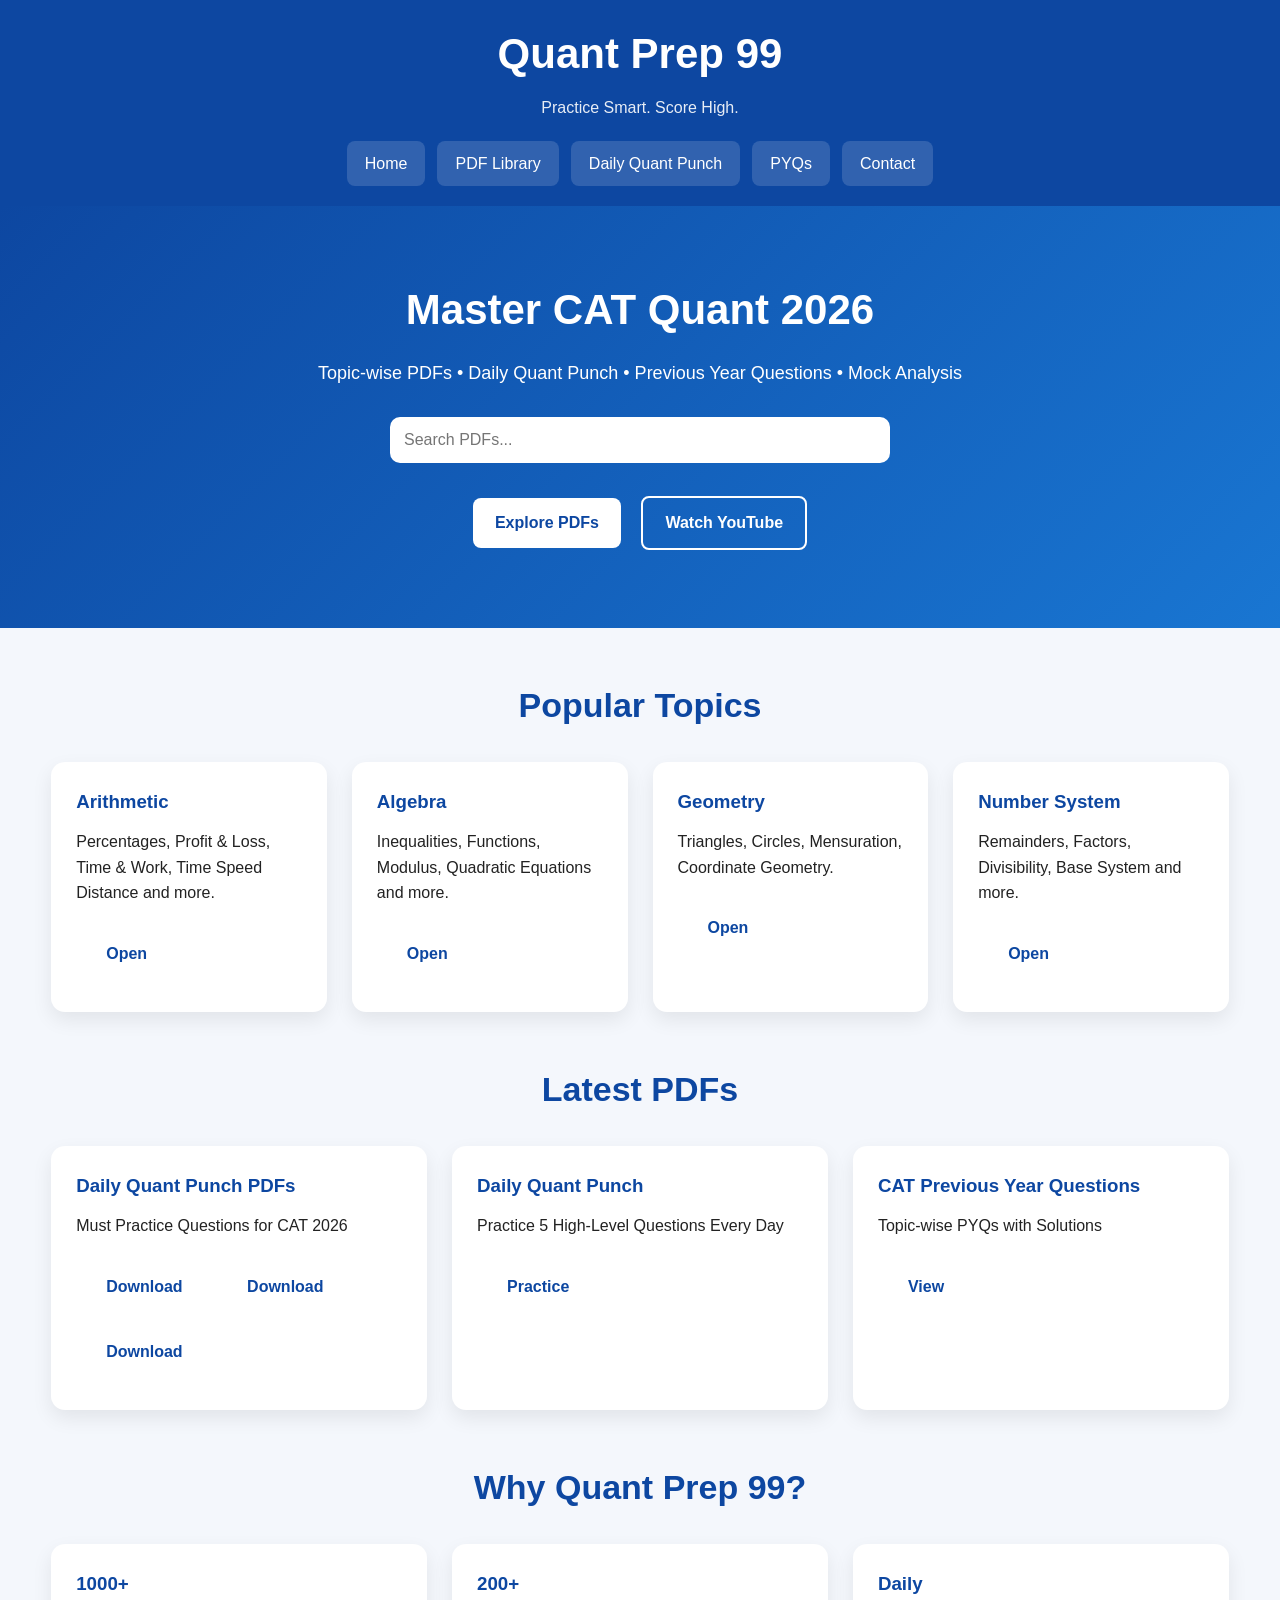
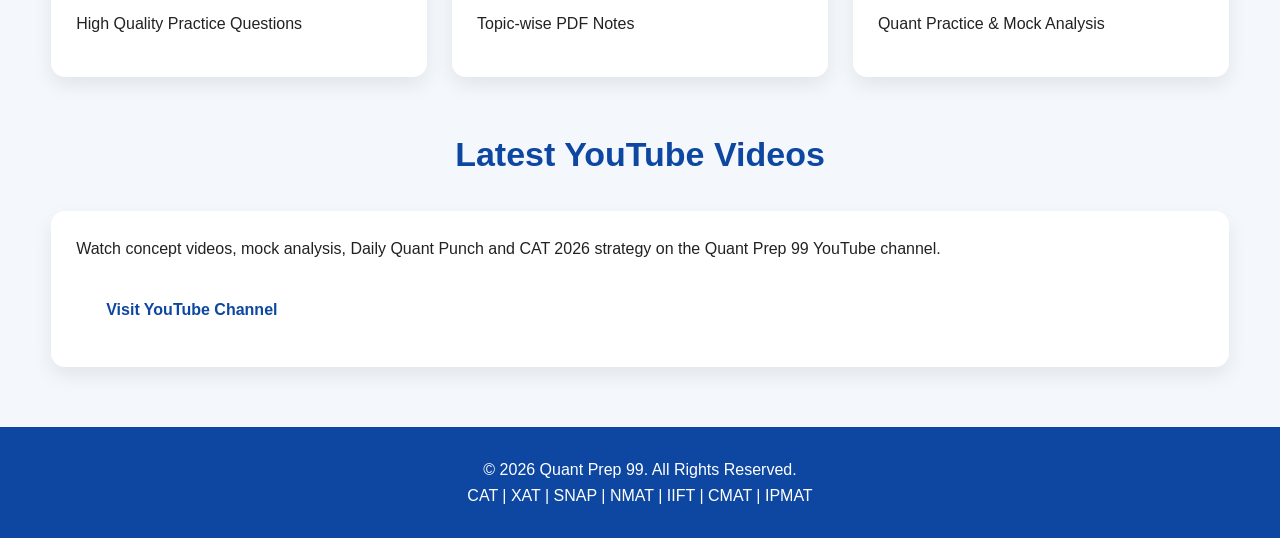
<file: index.html>
<!DOCTYPE html>
<html lang="en">
<head>
<meta charset="UTF-8">
<meta name="viewport" content="width=device-width, initial-scale=1.0">
<title>Quant Prep 99 | CAT 2026 Preparation</title>
<link rel="stylesheet" href="assets/style.css">
</head>

<body>

<header>
    <div class="logo">
        <h1>Quant Prep 99</h1>
        <p>Practice Smart. Score High.</p>
    </div>

    <nav>
        <a href="index.html">Home</a>
        <a href="library.html">PDF Library</a>
        <a href="dqp.html">Daily Quant Punch</a>
        <a href="pyq.html">PYQs</a>
        <a href="contact.html">Contact</a>
    </nav>
</header>

<section class="hero">

<h2>Master CAT Quant 2026</h2>

<p>
Topic-wise PDFs • Daily Quant Punch • Previous Year Questions • Mock Analysis
</p>

<input class="search-box" type="text" placeholder="Search PDFs...">

<div class="hero-buttons">

<a class="btn" href="library.html">Explore PDFs</a>

<a class="btn btn-outline" href="https://youtube.com" target="_blank">Watch YouTube</a>

</div>

</section>

<section class="container">

<h2>Popular Topics</h2>

<div class="grid">

<div class="card">
<h3>Arithmetic</h3>
<p>Percentages, Profit & Loss, Time & Work, Time Speed Distance and more.</p>
<a class="btn" href="library.html">Open</a>
</div>

<div class="card">
<h3>Algebra</h3>
<p>Inequalities, Functions, Modulus, Quadratic Equations and more.</p>
<a class="btn" href="library.html">Open</a>
</div>

<div class="card">
<h3>Geometry</h3>
<p>Triangles, Circles, Mensuration, Coordinate Geometry.</p>
<a class="btn" href="library.html">Open</a>
</div>

<div class="card">
<h3>Number System</h3>
<p>Remainders, Factors, Divisibility, Base System and more.</p>
<a class="btn" href="library.html">Open</a>
</div>

</div>

</section>
<section class="container">

<h2>Latest PDFs</h2>

<div class="grid">

<div class="card">
<h3>Daily Quant Punch PDFs </h3>
<p>Must Practice Questions for CAT 2026</p>
<a class="btn" href="pdfs/algebra/Daily Quant Punch #20 - CAT Level Questions.pdf.pdf" target="_blank">Download</a>
<a class="btn" href="pdfs/algebra/Daily QuantPunch 21.pdf" target="_blank">Download</a>
<a class="btn" href="pdfs/algebra/Daily Quant Punch 22.pdf" target="_blank">Download</a>
</div>

<div class="card">
<h3>Daily Quant Punch</h3>
<p>Practice 5 High-Level Questions Every Day</p>
<a class="btn" href="dqp.html">Practice</a>
</div>

<div class="card">
<h3>CAT Previous Year Questions</h3>
<p>Topic-wise PYQs with Solutions</p>
<a class="btn" href="pyq.html">View</a>
</div>

</div>

</section>

<section class="container">

<h2>Why Quant Prep 99?</h2>

<div class="grid">

<div class="card">
<h3>1000+</h3>
<p>High Quality Practice Questions</p>
</div>

<div class="card">
<h3>200+</h3>
<p>Topic-wise PDF Notes</p>
</div>

<div class="card">
<h3>Daily</h3>
<p>Quant Practice & Mock Analysis</p>
</div>

</div>

</section>

<section class="container">

<h2>Latest YouTube Videos</h2>

<div class="card">

<p>
Watch concept videos, mock analysis, Daily Quant Punch and CAT 2026 strategy on the Quant Prep 99 YouTube channel.
</p>

<a class="btn" href="https://youtube.com" target="_blank">
Visit YouTube Channel
</a>

</div>

</section>

<footer>

<p>© 2026 Quant Prep 99. All Rights Reserved.</p>

<p>CAT | XAT | SNAP | NMAT | IIFT | CMAT | IPMAT</p>

</footer>

</body>
</html>
</file>
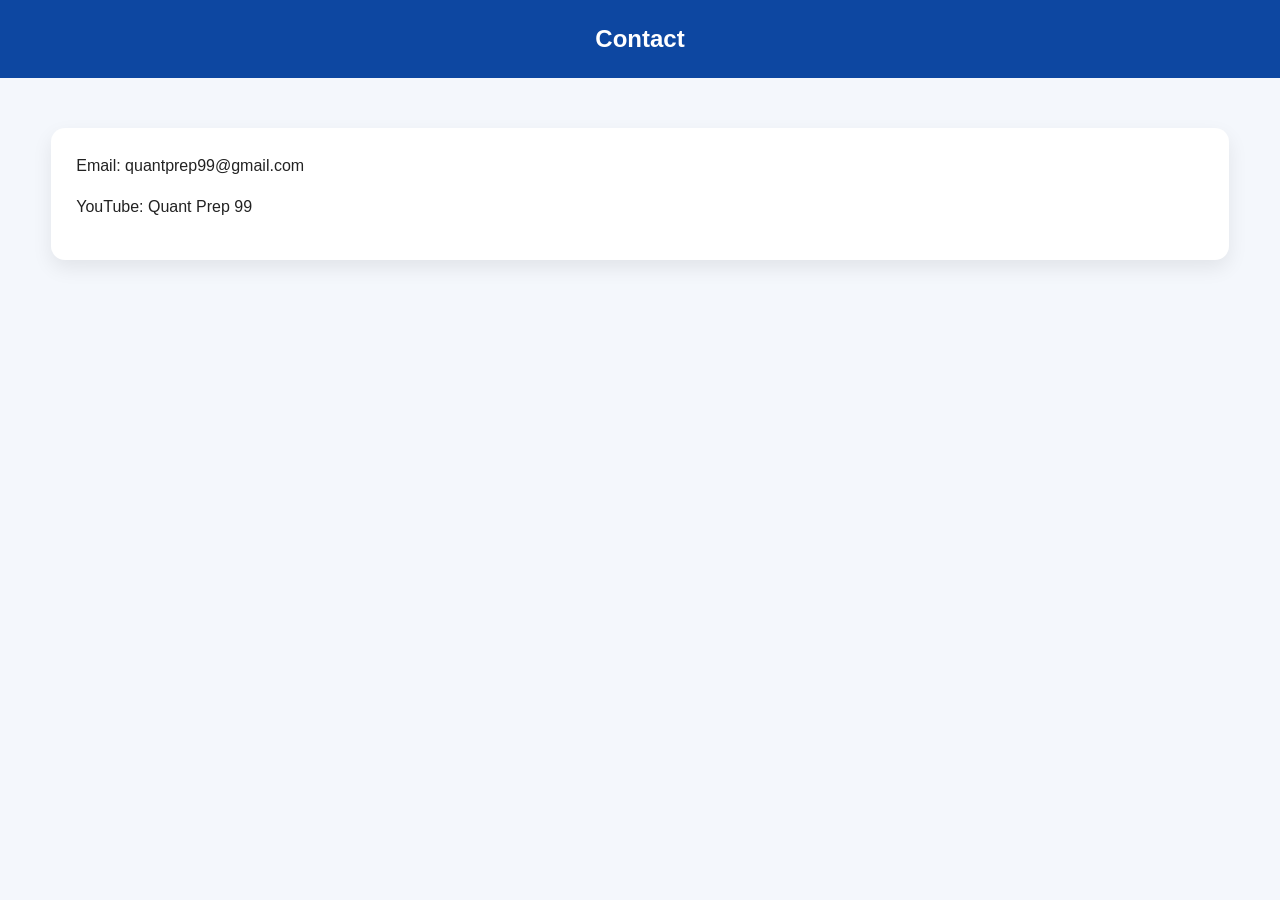
<file: contact.html>
<html><head><link rel='stylesheet' href='assets/style.css'></head><body><header><h2>Contact</h2></header><div class='container'><div class='card'><p>Email: quantprep99@gmail.com</p><p>YouTube: Quant Prep 99</p></div></div></body></html>
</file>
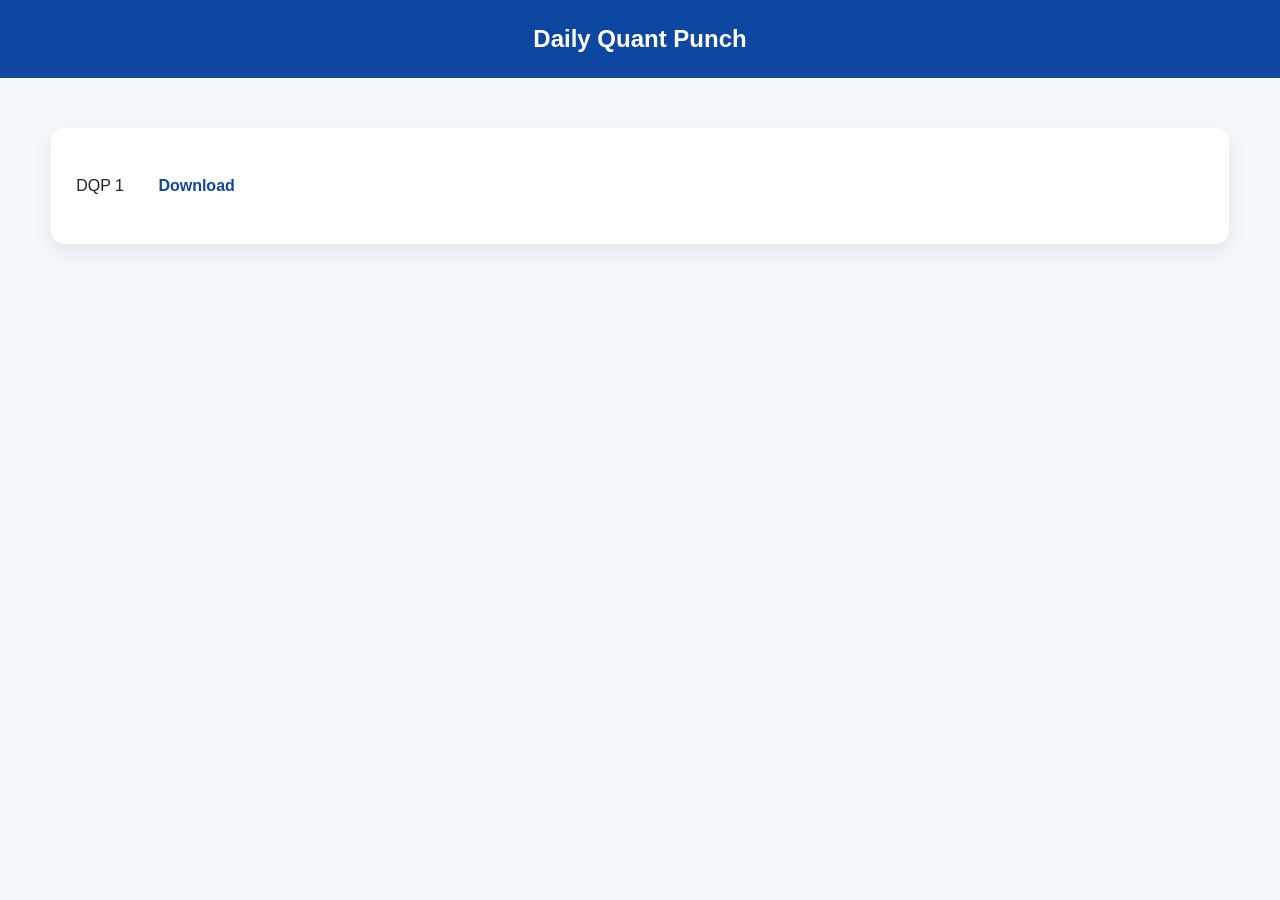
<file: dqp.html>
<html><head><link rel='stylesheet' href='assets/style.css'></head><body><header><h2>Daily Quant Punch</h2></header><div class='container'><div class='card'>DQP 1 <a class='btn' href='pdfs/DailyQuantPunch/DQP01.pdf'>Download</a></div></div></body></html>
</file>
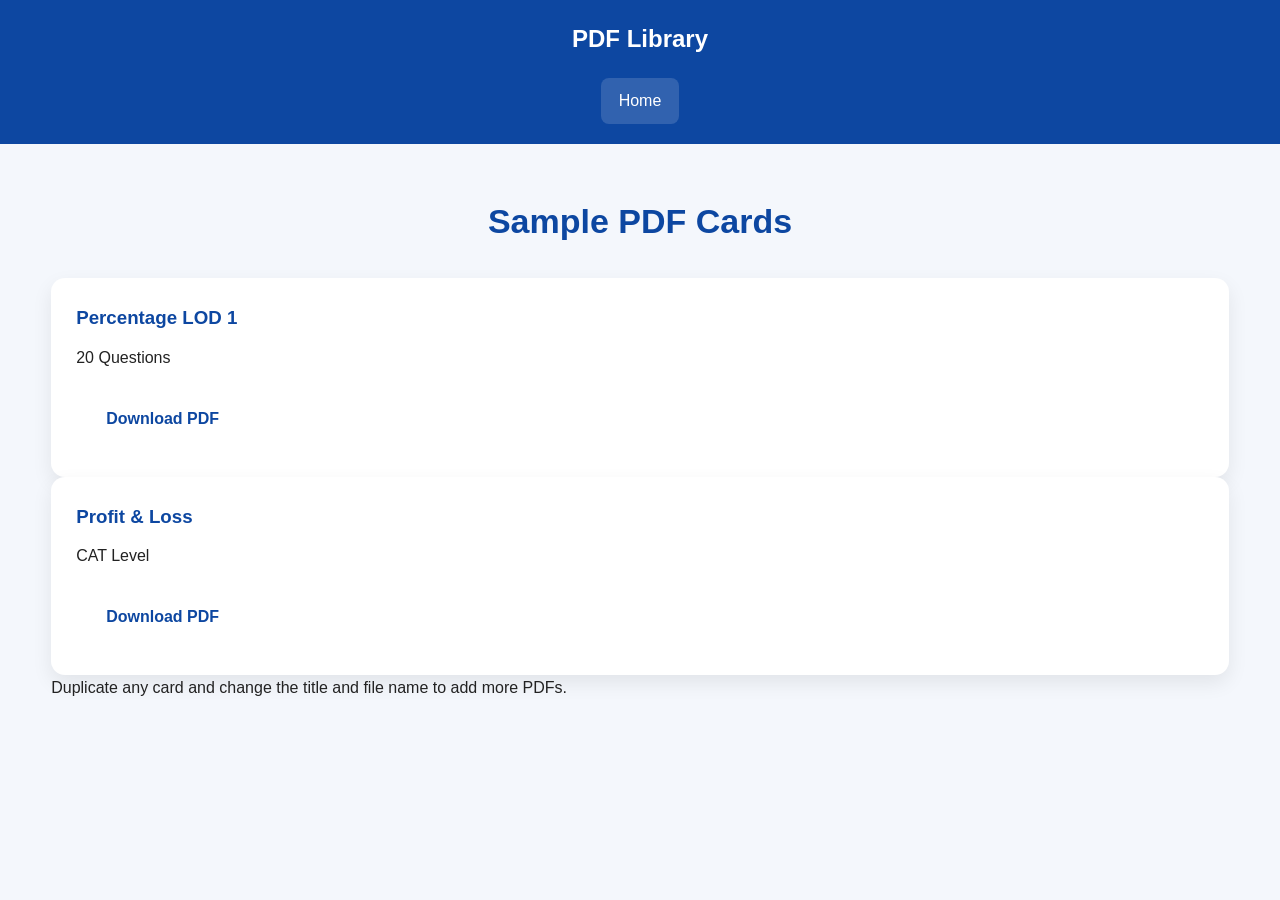
<file: library.html>
<!DOCTYPE html><html><head><meta charset='utf-8'><link rel='stylesheet' href='assets/style.css'><title>Library</title></head><body>
<header><h2>PDF Library</h2><nav><a href='index.html'>Home</a></nav></header>
<div class='container'>
<h2>Sample PDF Cards</h2>
<div class='card'><h3>Percentage LOD 1</h3><p>20 Questions</p><a class='btn' href='pdfs/Arithmetic/percentage.pdf'>Download PDF</a></div>
<div class='card'><h3>Profit & Loss</h3><p>CAT Level</p><a class='btn' href='pdfs/Arithmetic/profit-loss.pdf'>Download PDF</a></div>
<p>Duplicate any card and change the title and file name to add more PDFs.</p>
</div></body></html>
</file>
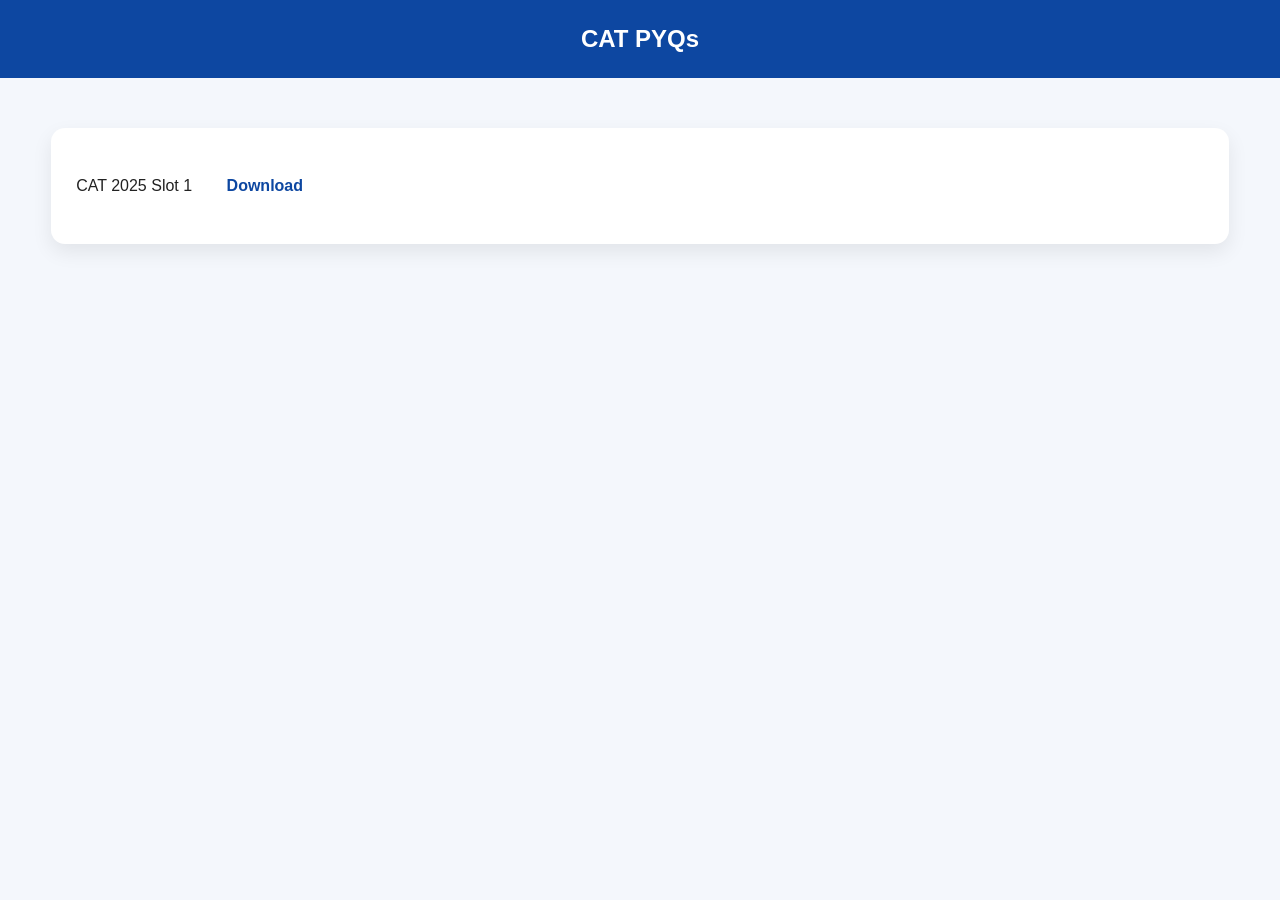
<file: pyq.html>
<html><head><link rel='stylesheet' href='assets/style.css'></head><body><header><h2>CAT PYQs</h2></header><div class='container'><div class='card'>CAT 2025 Slot 1 <a class='btn' href='pdfs/CATPYQ/CAT2025-S1.pdf'>Download</a></div></div></body></html>
</file>
<file: assets/style.css>
*{
margin:0;
padding:0;
box-sizing:border-box;
}

body{
font-family:Arial,Helvetica,sans-serif;
background:#f4f7fc;
color:#222;
line-height:1.6;
}

header{
background:#0d47a1;
color:#fff;
padding:20px;
text-align:center;
}

.logo h1{
font-size:42px;
margin-bottom:8px;
}

.logo p{
font-size:16px;
opacity:.9;
}

nav{
margin-top:20px;
display:flex;
justify-content:center;
flex-wrap:wrap;
gap:12px;
}

nav a{
color:#fff;
text-decoration:none;
padding:10px 18px;
border-radius:8px;
background:rgba(255,255,255,.15);
transition:.3s;
}

nav a:hover{
background:#fff;
color:#0d47a1;
}

.hero{
background:linear-gradient(135deg,#0d47a1,#1976d2);
color:#fff;
padding:70px 20px;
text-align:center;
}

.hero h2{
font-size:42px;
margin-bottom:15px;
}

.hero p{
font-size:18px;
max-width:700px;
margin:auto;
}

.search-box{
margin-top:30px;
padding:14px;
width:90%;
max-width:500px;
border:none;
border-radius:10px;
font-size:16px;
}

.hero-buttons{
margin-top:25px;
}

.btn{
display:inline-block;
padding:12px 22px;
background:#fff;
color:#0d47a1;
text-decoration:none;
border-radius:8px;
font-weight:bold;
margin:8px;
transition:.3s;
}

.btn:hover{
transform:translateY(-3px);
}

.btn-outline{
background:transparent;
border:2px solid #fff;
color:#fff;
}

.container{
width:92%;
max-width:1200px;
margin:50px auto;
}

.container h2{
text-align:center;
margin-bottom:30px;
color:#0d47a1;
font-size:34px;
}

.grid{
display:grid;
grid-template-columns:repeat(auto-fit,minmax(250px,1fr));
gap:25px;
}

.card{
background:#fff;
padding:25px;
border-radius:14px;
box-shadow:0 8px 20px rgba(0,0,0,.08);
transition:.3s;
}

.card:hover{
transform:translateY(-6px);
}

.card h3{
color:#0d47a1;
margin-bottom:12px;
}

.card p{
margin-bottom:15px;
}

footer{
background:#0d47a1;
color:#fff;
text-align:center;
padding:30px 20px;
margin-top:60px;
}

@media(max-width:768px){

.logo h1{
font-size:30px;
}

.hero h2{
font-size:30px;
}

.hero p{
font-size:16px;
}

nav{
flex-direction:column;
align-items:center;
}

.btn{
display:block;
width:220px;
margin:12px auto;
text-align:center;
}

.container h2{
font-size:28px;
}

}
</file>
